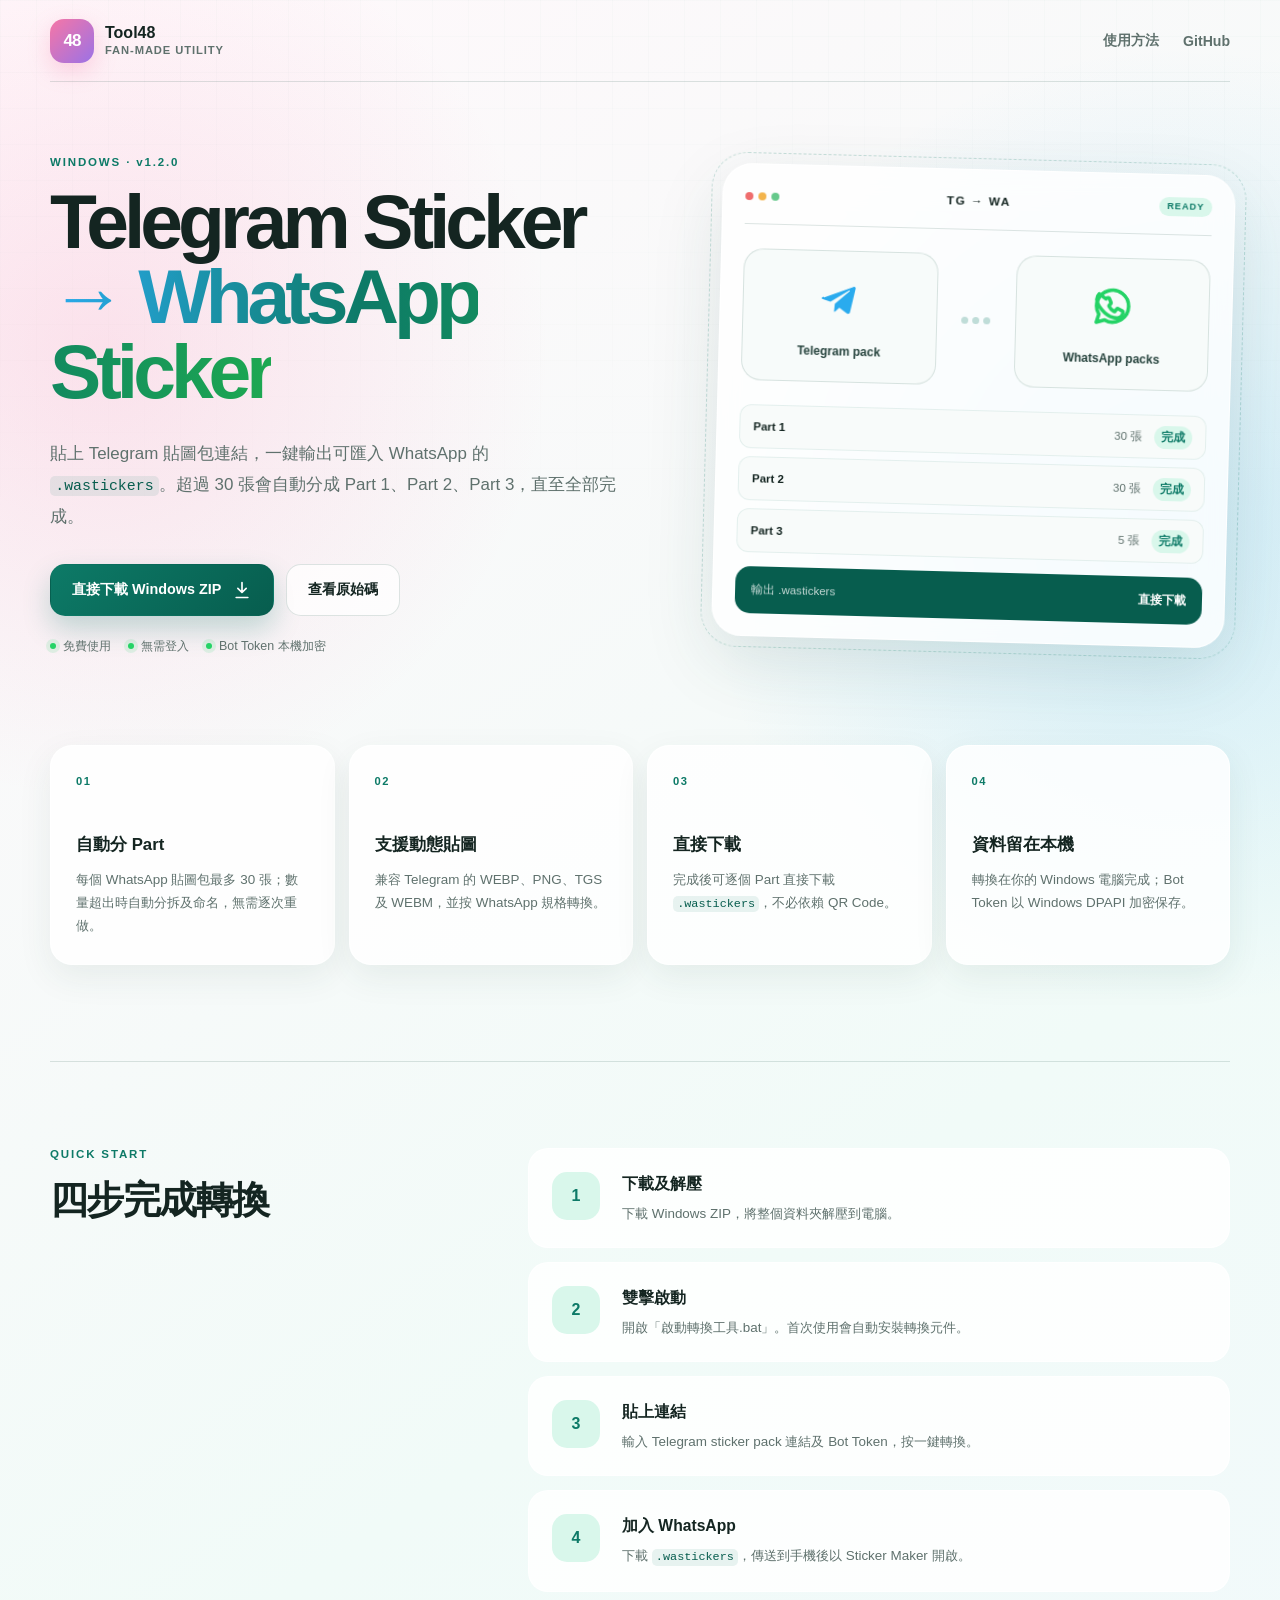
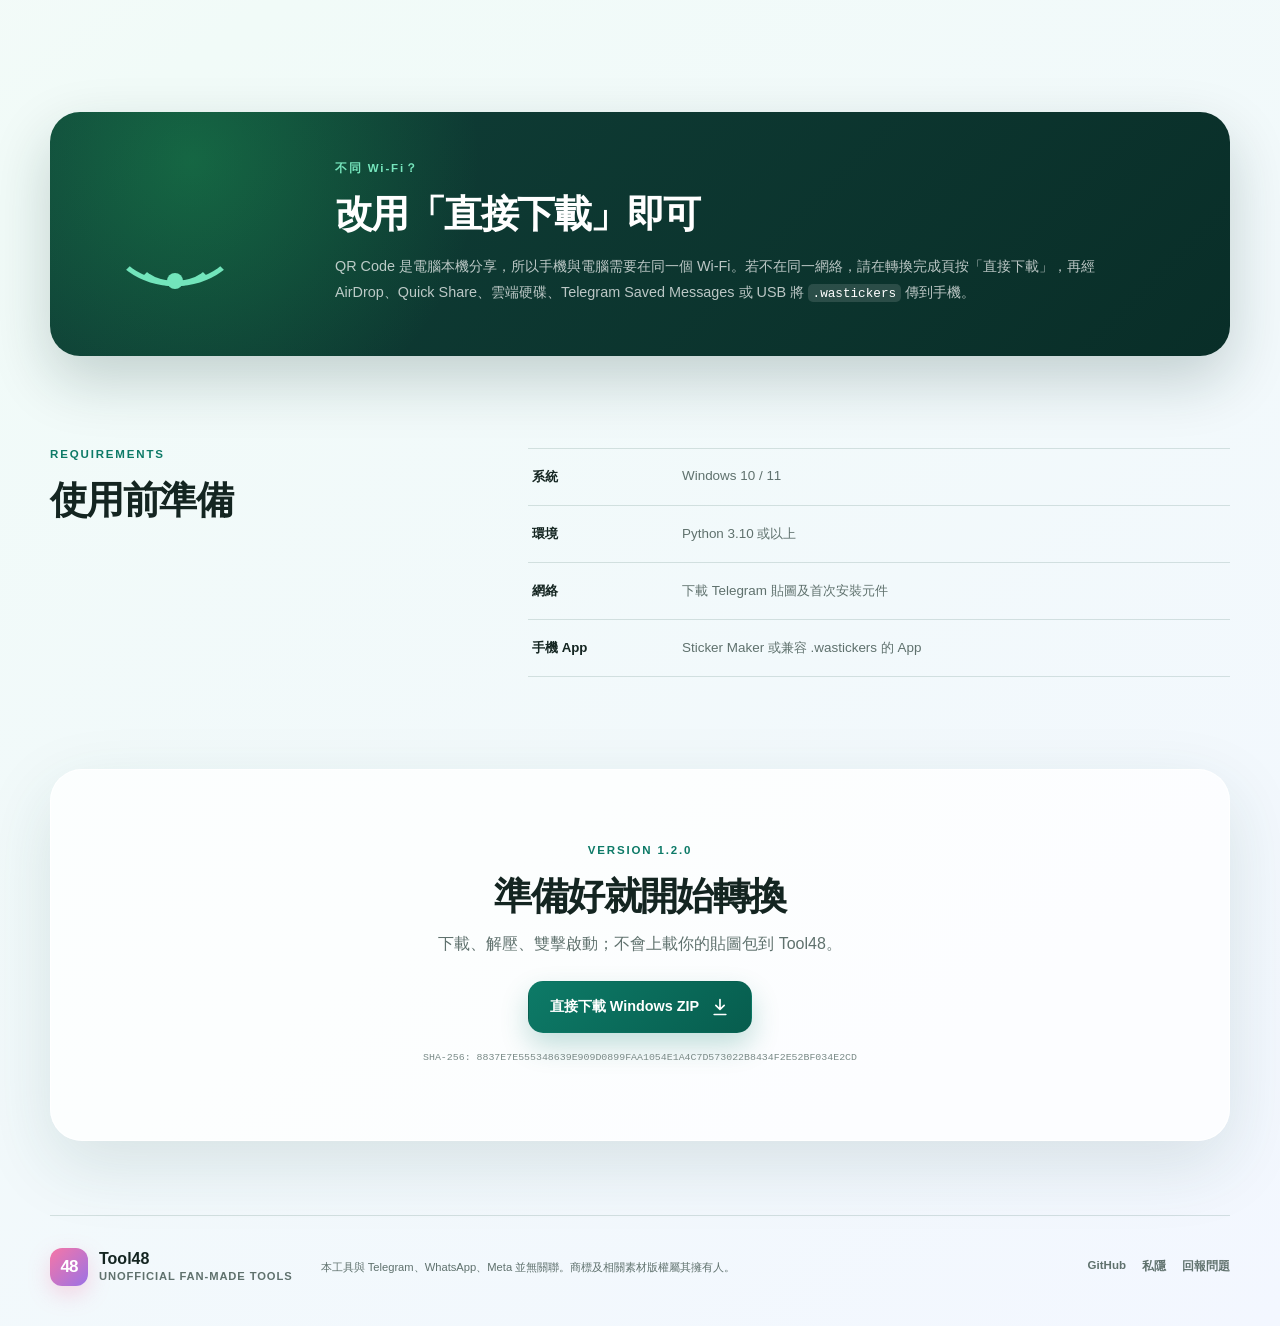
<file: telegram-sticker-to-whatsapp/index.html>
<!DOCTYPE html>
<html lang="zh-HK">
<head>
    <meta charset="UTF-8">
    <meta name="viewport" content="width=device-width, initial-scale=1.0">
    <meta name="theme-color" content="#0d7a67">
    <meta name="description" content="將 Telegram sticker pack 一鍵轉換成 WhatsApp .wastickers；自動處理動態貼圖及每 30 張分 Part。">
    <meta property="og:title" content="Telegram Sticker → WhatsApp Sticker | Tool48">
    <meta property="og:description" content="Windows 一鍵轉換工具：支援 WEBP、PNG、TGS、WEBM，自動分 Part，完成後可直接下載 .wastickers。">
    <meta property="og:type" content="website">
    <meta property="og:url" content="https://tool48.com/telegram-sticker-to-whatsapp/">
    <meta property="og:image" content="https://tool48.com/assets/img/og-image.png">
    <meta name="twitter:card" content="summary_large_image">
    <link rel="canonical" href="https://tool48.com/telegram-sticker-to-whatsapp/">
    <link rel="icon" href="../assets/img/favicon.svg" type="image/svg+xml">
    <link rel="stylesheet" href="style.css?v=20260727a">
    <script src="https://tool48.com/assets/js/tool48-metrics.js?v=20260727a" defer></script>
    <title>Telegram Sticker → WhatsApp Sticker | Tool48</title>
</head>
<body>
    <a class="skip-link" href="#main">跳至主要內容</a>

    <header class="site-header">
        <a class="brand" href="../" aria-label="返回 Tool48">
            <span class="brand-mark">48</span>
            <span>
                <strong>Tool48</strong>
                <small>Fan-made utility</small>
            </span>
        </a>
        <nav aria-label="頁面連結">
            <a href="#steps">使用方法</a>
            <a href="https://github.com/gomensensei/telegram-sticker-to-whatsapp" target="_blank" rel="noopener">GitHub</a>
        </nav>
    </header>

    <main id="main">
        <section class="hero">
            <div class="hero-copy">
                <p class="eyebrow">WINDOWS · v1.2.0</p>
                <h1>Telegram Sticker<br><span>→ WhatsApp Sticker</span></h1>
                <p class="hero-lead">貼上 Telegram 貼圖包連結，一鍵輸出可匯入 WhatsApp 的 <code>.wastickers</code>。超過 30 張會自動分成 Part 1、Part 2、Part 3，直至全部完成。</p>

                <div class="hero-actions">
                    <a class="button button-primary" href="https://github.com/gomensensei/telegram-sticker-to-whatsapp/releases/latest/download/Telegram-Sticker-to-WhatsApp-v1.2.0.zip">
                        <span>直接下載 Windows ZIP</span>
                        <svg viewBox="0 0 24 24" aria-hidden="true">
                            <path d="M12 3v12m0 0 5-5m-5 5-5-5M5 21h14"></path>
                        </svg>
                    </a>
                    <a class="button button-secondary" href="https://github.com/gomensensei/telegram-sticker-to-whatsapp" target="_blank" rel="noopener">查看原始碼</a>
                </div>

                <ul class="hero-facts" aria-label="主要功能">
                    <li>免費使用</li>
                    <li>無需登入</li>
                    <li>Bot Token 本機加密</li>
                </ul>
            </div>

            <div class="converter-preview" aria-label="轉換流程示意">
                <div class="preview-top">
                    <span class="window-dots" aria-hidden="true"><i></i><i></i><i></i></span>
                    <strong>TG → WA</strong>
                    <span class="ready-pill">READY</span>
                </div>
                <div class="route">
                    <div class="app-node telegram-node">
                        <svg viewBox="0 0 24 24" aria-hidden="true">
                            <path d="m4 11.3 14.7-5.7c.7-.3 1.3.2 1.1.9l-2.5 11.8c-.2.8-.9 1-1.6.6l-3.8-2.8-1.8 1.8c-.2.2-.4.4-.8.4l.3-4 7.3-6.6c.3-.3-.1-.4-.5-.2l-9 5.7-3.9-1.2c-.8-.3-.8-.8.5-1.3Z"></path>
                        </svg>
                        <span>Telegram pack</span>
                    </div>
                    <div class="route-arrow" aria-hidden="true">
                        <span></span><span></span><span></span>
                    </div>
                    <div class="app-node whatsapp-node">
                        <svg viewBox="0 0 24 24" aria-hidden="true">
                            <path d="M20 11.8a8 8 0 0 1-11.8 7L4 20l1.2-4A8 8 0 1 1 20 11.8Z"></path>
                            <path d="M8.5 8.2c.3-.6.6-.6 1-.6h.3c.2 0 .4.1.5.5l.8 1.8c.1.3.1.5-.1.7l-.6.7c-.2.2-.3.4-.1.7.5 1 1.3 1.8 2.3 2.3.3.2.5.2.7-.1l.8-1c.2-.3.4-.3.7-.2l1.8.9c.3.2.5.2.5.4.1.2.1 1-.2 1.8-.3.8-1.5 1.5-2.2 1.6-.6 0-1.4.2-3.9-.8-3.2-1.4-5.3-4.7-5.5-4.9-.1-.2-1.3-1.8-1.3-3.4 0-1.6.8-2.4 1.2-2.8Z"></path>
                        </svg>
                        <span>WhatsApp packs</span>
                    </div>
                </div>
                <div class="pack-list">
                    <div><b>Part 1</b><span>30 張</span><i>完成</i></div>
                    <div><b>Part 2</b><span>30 張</span><i>完成</i></div>
                    <div><b>Part 3</b><span>5 張</span><i>完成</i></div>
                </div>
                <div class="preview-action">
                    <span>輸出 .wastickers</span>
                    <strong>直接下載</strong>
                </div>
            </div>
        </section>

        <section class="feature-grid" aria-label="功能">
            <article>
                <span class="feature-number">01</span>
                <h2>自動分 Part</h2>
                <p>每個 WhatsApp 貼圖包最多 30 張；數量超出時自動分拆及命名，無需逐次重做。</p>
            </article>
            <article>
                <span class="feature-number">02</span>
                <h2>支援動態貼圖</h2>
                <p>兼容 Telegram 的 WEBP、PNG、TGS 及 WEBM，並按 WhatsApp 規格轉換。</p>
            </article>
            <article>
                <span class="feature-number">03</span>
                <h2>直接下載</h2>
                <p>完成後可逐個 Part 直接下載 <code>.wastickers</code>，不必依賴 QR Code。</p>
            </article>
            <article>
                <span class="feature-number">04</span>
                <h2>資料留在本機</h2>
                <p>轉換在你的 Windows 電腦完成；Bot Token 以 Windows DPAPI 加密保存。</p>
            </article>
        </section>

        <section class="steps-section" id="steps">
            <div class="section-heading">
                <p class="eyebrow">QUICK START</p>
                <h2>四步完成轉換</h2>
            </div>
            <ol class="steps">
                <li>
                    <b>1</b>
                    <div>
                        <h3>下載及解壓</h3>
                        <p>下載 Windows ZIP，將整個資料夾解壓到電腦。</p>
                    </div>
                </li>
                <li>
                    <b>2</b>
                    <div>
                        <h3>雙擊啟動</h3>
                        <p>開啟「啟動轉換工具.bat」。首次使用會自動安裝轉換元件。</p>
                    </div>
                </li>
                <li>
                    <b>3</b>
                    <div>
                        <h3>貼上連結</h3>
                        <p>輸入 Telegram sticker pack 連結及 Bot Token，按一鍵轉換。</p>
                    </div>
                </li>
                <li>
                    <b>4</b>
                    <div>
                        <h3>加入 WhatsApp</h3>
                        <p>下載 <code>.wastickers</code>，傳送到手機後以 Sticker Maker 開啟。</p>
                    </div>
                </li>
            </ol>
        </section>

        <section class="network-note">
            <div class="network-icon" aria-hidden="true">
                <span></span><span></span><i></i>
            </div>
            <div>
                <p class="eyebrow">不同 Wi-Fi？</p>
                <h2>改用「直接下載」即可</h2>
                <p>QR Code 是電腦本機分享，所以手機與電腦需要在同一個 Wi-Fi。若不在同一網絡，請在轉換完成頁按「直接下載」，再經 AirDrop、Quick Share、雲端硬碟、Telegram Saved Messages 或 USB 將 <code>.wastickers</code> 傳到手機。</p>
            </div>
        </section>

        <section class="requirements">
            <div>
                <p class="eyebrow">REQUIREMENTS</p>
                <h2>使用前準備</h2>
            </div>
            <ul>
                <li><strong>系統</strong><span>Windows 10 / 11</span></li>
                <li><strong>環境</strong><span>Python 3.10 或以上</span></li>
                <li><strong>網絡</strong><span>下載 Telegram 貼圖及首次安裝元件</span></li>
                <li><strong>手機 App</strong><span>Sticker Maker 或兼容 .wastickers 的 App</span></li>
            </ul>
        </section>

        <section class="final-cta">
            <p class="eyebrow">VERSION 1.2.0</p>
            <h2>準備好就開始轉換</h2>
            <p>下載、解壓、雙擊啟動；不會上載你的貼圖包到 Tool48。</p>
            <a class="button button-primary" href="https://github.com/gomensensei/telegram-sticker-to-whatsapp/releases/latest/download/Telegram-Sticker-to-WhatsApp-v1.2.0.zip">
                <span>直接下載 Windows ZIP</span>
                <svg viewBox="0 0 24 24" aria-hidden="true"><path d="M12 3v12m0 0 5-5m-5 5-5-5M5 21h14"></path></svg>
            </a>
            <small>SHA-256: 8837E7E555348639E909D0899FAA1054E1A4C7D573022B8434F2E52BF034E2CD</small>
        </section>
    </main>

    <footer>
        <a class="brand footer-brand" href="../">
            <span class="brand-mark">48</span>
            <span><strong>Tool48</strong><small>Unofficial fan-made tools</small></span>
        </a>
        <p>本工具與 Telegram、WhatsApp、Meta 並無關聯。商標及相關素材版權屬其擁有人。</p>
        <div>
            <a href="https://github.com/gomensensei/telegram-sticker-to-whatsapp" target="_blank" rel="noopener">GitHub</a>
            <a href="../privacy.html">私隱</a>
            <a href="https://x.com/sorrysir_gomen" target="_blank" rel="noopener">回報問題</a>
        </div>
    </footer>
</body>
</html>
</file>
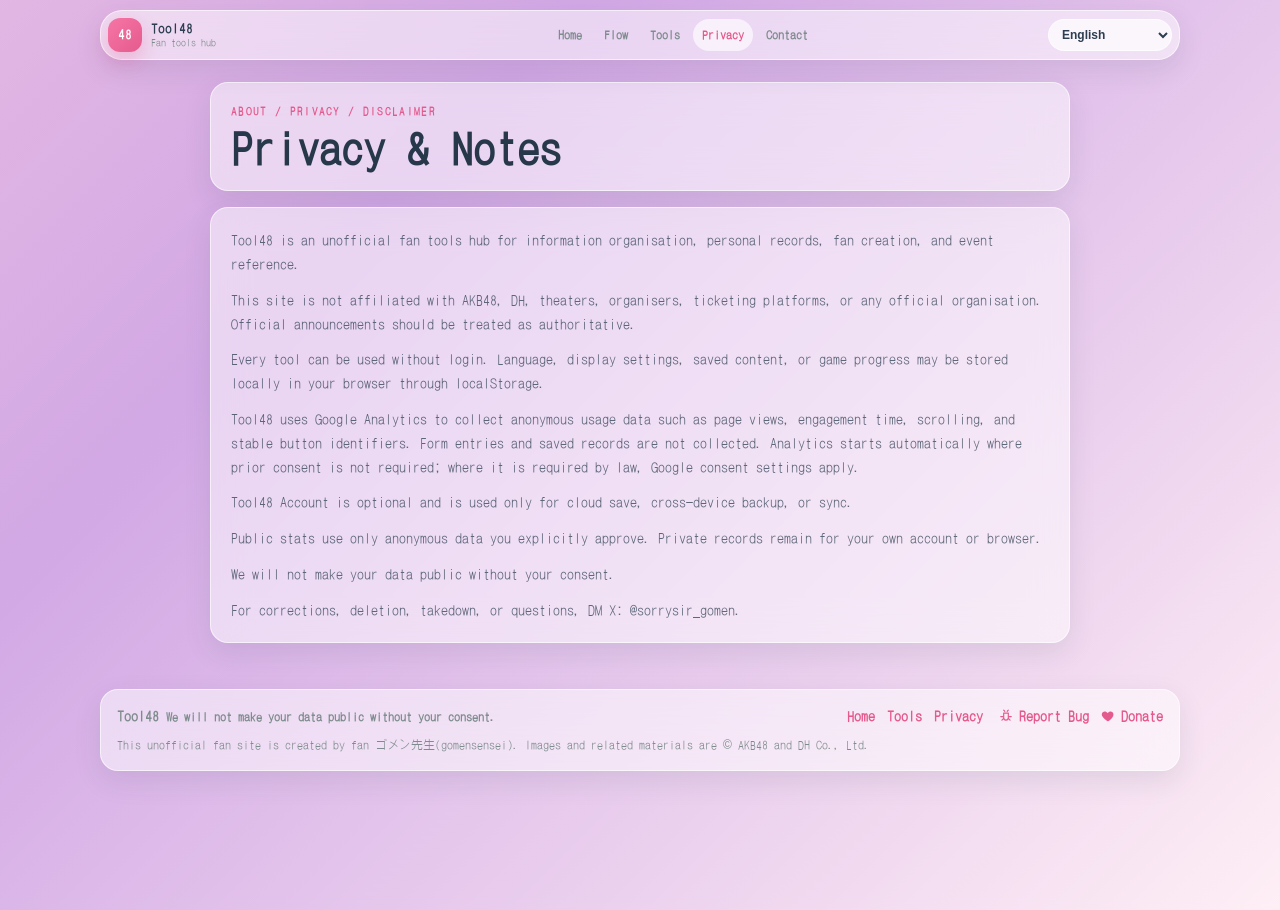
<file: about.html>
<!DOCTYPE html>
<html lang="zh-HK">
<head>
    <meta charset="UTF-8">
    <meta name="viewport" content="width=device-width, initial-scale=1.0">
    <meta name="google-adsense-account" content="ca-pub-5661724500759448">
    <script async src="https://pagead2.googlesyndication.com/pagead/js/adsbygoogle.js?client=ca-pub-5661724500759448"
         crossorigin="anonymous"></script>
    <script src="https://tool48.com/assets/js/tool48-metrics.js?v=20260727a" defer></script>
    <title>Privacy & Notes | Tool48</title>
    <meta name="robots" content="noindex">
    <meta http-equiv="refresh" content="0; url=privacy.html">
    <link rel="canonical" href="privacy.html">
</head>
<body>
    <p>About, disclaimer, and privacy notes have moved to <a href="privacy.html">Privacy & Notes</a>.</p>
</body>
</html>
</file>
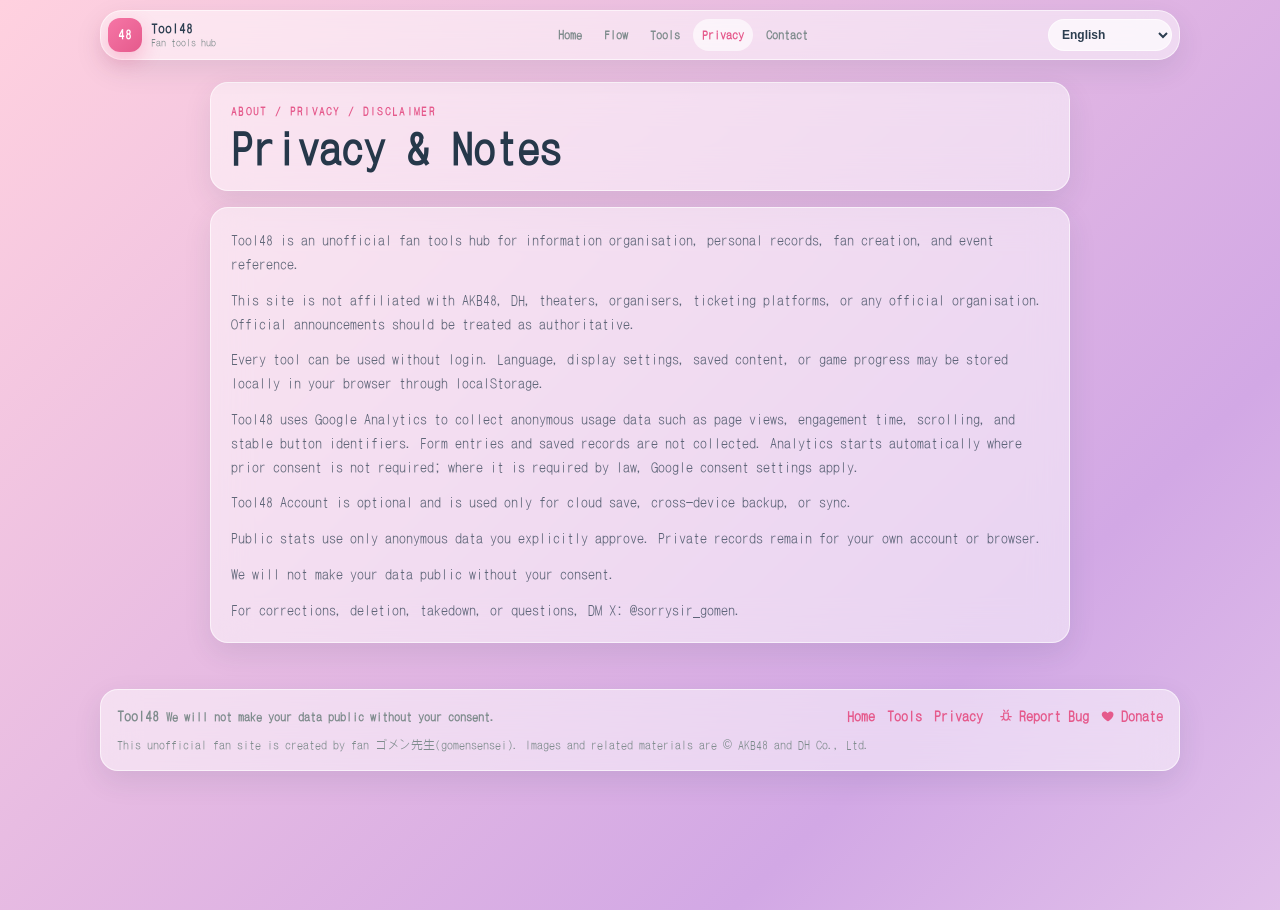
<file: privacy.html>
<!DOCTYPE html>
<html lang="zh-HK" data-page="privacy">
<head>
    <meta charset="UTF-8">
    <meta name="viewport" content="width=device-width, initial-scale=1.0">
    <title data-title>Tool48</title>
    <meta name="description" content="Tool48 privacy: all tools work without login, and Tool48 Account cloud save is optional." data-meta-description>
    <meta name="theme-color" content="#FF4081">
    <meta name="google-adsense-account" content="ca-pub-5661724500759448">
    <script async src="https://pagead2.googlesyndication.com/pagead/js/adsbygoogle.js?client=ca-pub-5661724500759448"
         crossorigin="anonymous"></script>
    <script src="https://tool48.com/assets/js/tool48-metrics.js?v=20260727a" defer></script>
    <meta property="og:title" content="Tool48">
    <meta property="og:description" content="Tool48 privacy: no login required; optional cloud save and anonymous public stats only by choice.">
    <meta property="og:type" content="website">
    <meta property="og:url" content="https://gomensensei.github.io/privacy.html">
    <meta property="og:image" content="https://gomensensei.github.io/assets/img/og-image.png">
    <meta name="twitter:card" content="summary_large_image">
    <meta name="twitter:title" content="Tool48">
    <meta name="twitter:description" content="Tool48 privacy: no login required; optional cloud save and anonymous public stats only by choice.">
    <meta name="twitter:image" content="https://gomensensei.github.io/assets/img/og-image.png">
    <link rel="icon" href="assets/img/favicon.svg" type="image/svg+xml">
    <link rel="stylesheet" href="assets/css/core.css?v=20260703d">
    <link rel="stylesheet" href="assets/css/app.css?v=20260703d">
    <link rel="stylesheet" href="tool48-install.css?v=20260706-security">
</head>
<body class="native-feel">
    <a href="#main" class="skip-link">Skip to content</a>

<header class="top-shell">
    <a class="brand-lockup" href="index.html" aria-label="Tool48">
        <span class="brand-mark">48</span>
        <span class="brand-text">
            <strong data-i18n="siteName">Tool48</strong>
            <small data-i18n="tagline">粉絲工具入口</small>
        </span>
    </a>
    <button class="nav-toggle" type="button" aria-label="Open navigation" aria-expanded="false" aria-controls="siteNav">
        <span></span><span></span><span></span>
    </button>
    <nav id="siteNav" class="site-nav" aria-label="Primary navigation">
        <a href="index.html" data-nav="home" data-i18n="nav.home">首頁</a>
        <a href="index.html#timeline" data-i18n="nav.timeline">使用流程</a>
        <a href="index.html#tools" data-i18n="nav.tools">工具</a>
        <a href="privacy.html" data-nav="privacy" data-i18n="nav.privacy">私隱與說明</a>
        <a href="index.html#contact" data-i18n="nav.contact">聯絡</a>
    </nav>
    <label class="lang-wrap">
        <span class="sr-only" data-i18n="common.language">語言</span>
        <select id="langSelect" aria-label="Language">
            <option value="zh-HK">繁體中文</option>
            <option value="zh-Hans">簡體中文</option>
            <option value="en">English</option>
            <option value="ja">日本語</option>
            <option value="ko">한국어</option>
            <option value="th">ไทย</option>
            <option value="id">Indonesia</option>
        </select>
    </label>
</header>

<main id="main" class="page-shell narrow">
    <section class="page-title">
        <p class="eyebrow" data-i18n="privacy.eyebrow">關於 / 私隱 / 免責</p>
        <h1 data-page-title>私隱與說明</h1>
    </section>
    <section class="content-panel body-copy" data-body-list></section>
</main>

<footer class="footer-shell">
    <div class="footer-copy">
        <strong data-i18n="siteName">Tool48</strong>
        <p class="privacy-promise" data-i18n="common.privacyPromise">未經你同意，不會公開你的資料。</p>
    </div>
    <div class="footer-links footer-nav">
        <a href="index.html" data-i18n="nav.home">首頁</a>
        <a href="index.html#tools" data-i18n="nav.tools">工具</a>
        <a href="privacy.html" data-i18n="nav.privacy">私隱與說明</a>
    </div>
    <div class="footer-links footer-actions">
        <a href="https://x.com/sorrysir_gomen" target="_blank" rel="noopener">
            <span class="footer-link-icon footer-link-icon-bug" aria-hidden="true"></span>
            <span data-i18n="common.reportBug">回報錯誤</span>
        </a>
        <a href="https://www.paypal.com/paypalme/gomensensei" target="_blank" rel="noopener">
            <span class="footer-link-icon footer-link-icon-heart" aria-hidden="true"></span>
            <span data-i18n="common.donate">捐款支持</span>
        </a>
    </div>
    <p class="copyright" data-i18n="common.copyright">本非官方粉絲網站由粉絲 ゴメン先生(gomensensei) 製作。圖片及相關素材版權屬於 AKB48 與 DH Co., Ltd.</p>
</footer>

    <script src="assets/js/core.js?v=20260703d" defer></script>
    <script src="assets/js/app.js?v=20260703d" defer></script>
    <script src="tool48-install.js?v=20260706-security" defer></script>
</body>
</html>
</file>
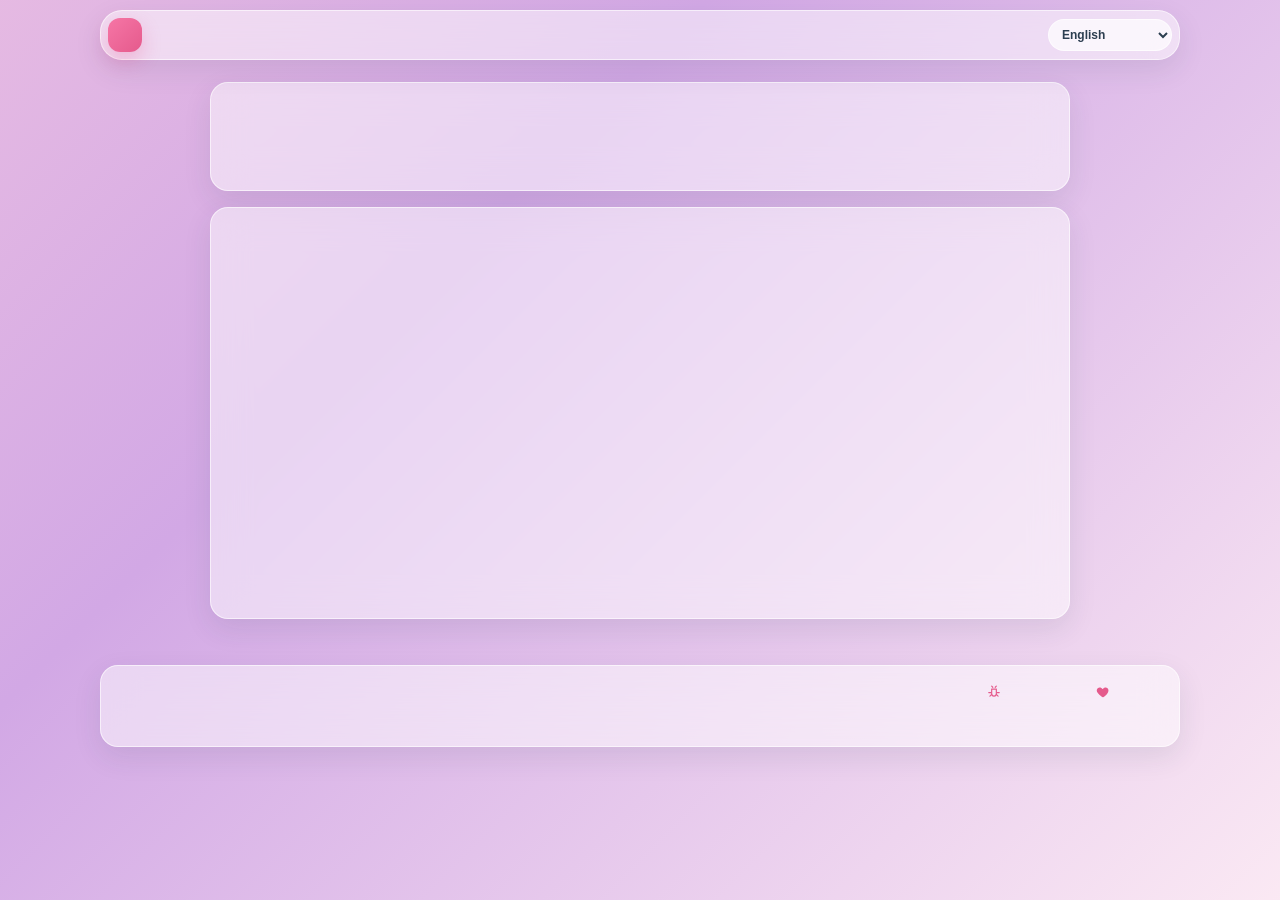
<file: terms.html>
<!DOCTYPE html>
<html lang="zh-HK">
<head>
    <meta charset="UTF-8">
    <meta name="viewport" content="width=device-width, initial-scale=1.0">
    <meta name="google-adsense-account" content="ca-pub-5661724500759448">
    <script async src="https://pagead2.googlesyndication.com/pagead/js/adsbygoogle.js?client=ca-pub-5661724500759448"
         crossorigin="anonymous"></script>
    <script src="https://tool48.com/assets/js/tool48-metrics.js?v=20260727a" defer></script>
    <title>Privacy & Notes | Tool48</title>
    <meta name="robots" content="noindex">
    <meta http-equiv="refresh" content="0; url=privacy.html">
    <link rel="canonical" href="privacy.html">
</head>
<body>
    <p>Terms are now covered in <a href="privacy.html">Privacy & Notes</a>.</p>
</body>
</html>
</file>
<file: telegram-sticker-to-whatsapp/style.css>
@font-face {
    font-family: "KozGoPr6N";
    src: url("../assets/fonts/KozGoPr6N-Medium.woff2") format("woff2");
    font-display: swap;
}

:root {
    --ink: #142521;
    --muted: #5f716d;
    --line: rgba(20, 72, 62, 0.14);
    --surface: rgba(255, 255, 255, 0.82);
    --surface-strong: #ffffff;
    --green: #0d7a67;
    --green-dark: #075d4e;
    --mint: #d9f7eb;
    --telegram: #2aabee;
    --whatsapp: #25d366;
    --pink: #f676a6;
    --shadow: 0 24px 70px rgba(31, 75, 67, 0.13);
}

* {
    box-sizing: border-box;
}

html {
    scroll-behavior: smooth;
}

body {
    margin: 0;
    min-width: 320px;
    color: var(--ink);
    font-family: "KozGoPr6N", "Noto Sans TC", "Microsoft JhengHei", sans-serif;
    background:
        radial-gradient(circle at 8% 12%, rgba(246, 118, 166, 0.18), transparent 28rem),
        radial-gradient(circle at 92% 18%, rgba(42, 171, 238, 0.18), transparent 30rem),
        linear-gradient(145deg, #fff8fb 0%, #f1fbf8 47%, #f3f7ff 100%);
    min-height: 100vh;
}

body::before {
    position: fixed;
    inset: 0;
    z-index: -1;
    content: "";
    opacity: 0.32;
    background-image: linear-gradient(rgba(13, 122, 103, 0.06) 1px, transparent 1px), linear-gradient(90deg, rgba(13, 122, 103, 0.06) 1px, transparent 1px);
    background-size: 36px 36px;
    mask-image: linear-gradient(to bottom, black, transparent 72%);
}

a {
    color: inherit;
}

.skip-link {
    position: fixed;
    top: 10px;
    left: 10px;
    z-index: 20;
    padding: 10px 14px;
    color: white;
    background: var(--green-dark);
    border-radius: 10px;
    transform: translateY(-150%);
}

.skip-link:focus {
    transform: translateY(0);
}

.site-header,
main,
footer {
    width: min(1180px, calc(100% - 40px));
    margin-inline: auto;
}

.site-header {
    display: flex;
    align-items: center;
    justify-content: space-between;
    min-height: 82px;
    border-bottom: 1px solid var(--line);
}

.brand {
    display: inline-flex;
    align-items: center;
    gap: 11px;
    text-decoration: none;
}

.brand-mark {
    display: grid;
    place-items: center;
    width: 44px;
    height: 44px;
    color: white;
    font: 900 17px/1 Arial, sans-serif;
    letter-spacing: -1px;
    background: linear-gradient(135deg, var(--pink), #9b72e6);
    border-radius: 14px;
    box-shadow: 0 8px 22px rgba(246, 118, 166, 0.28);
}

.brand strong,
.brand small {
    display: block;
}

.brand strong {
    font-size: 1rem;
}

.brand small {
    margin-top: 2px;
    color: var(--muted);
    font: 600 0.7rem/1.2 Arial, sans-serif;
    letter-spacing: 0.08em;
    text-transform: uppercase;
}

.site-header nav {
    display: flex;
    align-items: center;
    gap: 24px;
}

.site-header nav a {
    color: var(--muted);
    font-size: 0.88rem;
    font-weight: 700;
    text-decoration: none;
}

.site-header nav a:hover {
    color: var(--green);
}

.hero {
    display: grid;
    grid-template-columns: minmax(0, 1.05fr) minmax(380px, 0.95fr);
    align-items: center;
    gap: clamp(48px, 8vw, 100px);
    min-height: 650px;
    padding: 74px 0 90px;
}

.eyebrow {
    margin: 0 0 14px;
    color: var(--green);
    font: 900 0.72rem/1.2 Arial, sans-serif;
    letter-spacing: 0.16em;
}

.hero h1 {
    max-width: 760px;
    margin: 0;
    font: 900 clamp(2.75rem, 6vw, 5rem)/0.98 Arial, "KozGoPr6N", sans-serif;
    letter-spacing: -0.065em;
}

.hero h1 span {
    color: transparent;
    background: linear-gradient(92deg, var(--telegram), var(--green) 48%, #1da851);
    background-clip: text;
    -webkit-background-clip: text;
}

.hero-lead {
    max-width: 680px;
    margin: 28px 0 0;
    color: var(--muted);
    font-size: 1.06rem;
    line-height: 1.85;
}

code {
    padding: 0.12em 0.35em;
    color: var(--green-dark);
    font-family: Consolas, monospace;
    font-size: 0.88em;
    background: rgba(13, 122, 103, 0.09);
    border-radius: 5px;
}

.hero-actions {
    display: flex;
    flex-wrap: wrap;
    gap: 12px;
    margin-top: 32px;
}

.button {
    display: inline-flex;
    align-items: center;
    justify-content: center;
    gap: 11px;
    min-height: 52px;
    padding: 0 21px;
    font-size: 0.9rem;
    font-weight: 900;
    text-decoration: none;
    border: 1px solid transparent;
    border-radius: 15px;
    transition: transform 180ms ease, box-shadow 180ms ease, background 180ms ease;
}

.button:hover {
    transform: translateY(-2px);
}

.button svg {
    width: 20px;
    height: 20px;
    fill: none;
    stroke: currentColor;
    stroke-width: 2;
    stroke-linecap: round;
    stroke-linejoin: round;
}

.button-primary {
    color: white;
    background: linear-gradient(135deg, var(--green), var(--green-dark));
    box-shadow: 0 13px 28px rgba(13, 122, 103, 0.24);
}

.button-primary:hover {
    box-shadow: 0 17px 35px rgba(13, 122, 103, 0.3);
}

.button-secondary {
    color: var(--ink);
    background: rgba(255, 255, 255, 0.72);
    border-color: var(--line);
}

.hero-facts {
    display: flex;
    flex-wrap: wrap;
    gap: 17px;
    margin: 22px 0 0;
    padding: 0;
    color: var(--muted);
    font-size: 0.78rem;
    list-style: none;
}

.hero-facts li {
    display: flex;
    align-items: center;
    gap: 7px;
}

.hero-facts li::before {
    width: 6px;
    height: 6px;
    content: "";
    background: var(--whatsapp);
    border-radius: 50%;
    box-shadow: 0 0 0 4px rgba(37, 211, 102, 0.12);
}

.converter-preview {
    position: relative;
    padding: 22px;
    background: rgba(255, 255, 255, 0.78);
    border: 1px solid rgba(255, 255, 255, 0.9);
    border-radius: 30px;
    box-shadow: var(--shadow);
    backdrop-filter: blur(20px);
    transform: rotate(1.5deg);
}

.converter-preview::before {
    position: absolute;
    inset: -12px;
    z-index: -1;
    content: "";
    border: 1px dashed rgba(13, 122, 103, 0.22);
    border-radius: 36px;
}

.preview-top {
    display: grid;
    grid-template-columns: 1fr auto 1fr;
    align-items: center;
    padding-bottom: 18px;
    border-bottom: 1px solid var(--line);
}

.preview-top > strong {
    font: 900 0.74rem/1 Arial, sans-serif;
    letter-spacing: 0.12em;
}

.window-dots {
    display: flex;
    gap: 5px;
}

.window-dots i {
    width: 8px;
    height: 8px;
    background: #f3b44c;
    border-radius: 50%;
}

.window-dots i:first-child {
    background: #ef6d6d;
}

.window-dots i:last-child {
    background: #66c98b;
}

.ready-pill {
    justify-self: end;
    padding: 5px 8px;
    color: var(--green);
    font: 900 0.58rem/1 Arial, sans-serif;
    letter-spacing: 0.1em;
    background: var(--mint);
    border-radius: 999px;
}

.route {
    display: grid;
    grid-template-columns: 1fr 58px 1fr;
    align-items: center;
    gap: 10px;
    margin: 24px 0;
}

.app-node {
    display: grid;
    place-items: center;
    gap: 10px;
    min-height: 132px;
    padding: 18px 12px;
    color: #25423c;
    font-size: 0.75rem;
    font-weight: 800;
    text-align: center;
    background: #f7fbfa;
    border: 1px solid var(--line);
    border-radius: 20px;
}

.app-node svg {
    width: 48px;
    height: 48px;
}

.telegram-node svg {
    fill: var(--telegram);
}

.whatsapp-node svg {
    fill: none;
    stroke: var(--whatsapp);
    stroke-width: 1.8;
    stroke-linecap: round;
    stroke-linejoin: round;
}

.route-arrow {
    display: flex;
    justify-content: center;
    gap: 4px;
}

.route-arrow span {
    width: 7px;
    height: 7px;
    background: var(--green);
    border-radius: 50%;
    opacity: 0.25;
    animation: route-pulse 1.2s ease-in-out infinite;
}

.route-arrow span:nth-child(2) {
    animation-delay: 150ms;
}

.route-arrow span:nth-child(3) {
    animation-delay: 300ms;
}

@keyframes route-pulse {
    50% {
        opacity: 1;
        transform: translateY(-3px);
    }
}

.pack-list {
    display: grid;
    gap: 8px;
}

.pack-list > div {
    display: grid;
    grid-template-columns: 1fr auto auto;
    align-items: center;
    gap: 12px;
    min-height: 44px;
    padding: 0 13px;
    font-size: 0.72rem;
    background: #f8fbfa;
    border: 1px solid rgba(13, 122, 103, 0.09);
    border-radius: 12px;
}

.pack-list span {
    color: var(--muted);
}

.pack-list i {
    padding: 4px 7px;
    color: var(--green);
    font-style: normal;
    font-weight: 900;
    background: var(--mint);
    border-radius: 999px;
}

.preview-action {
    display: flex;
    align-items: center;
    justify-content: space-between;
    gap: 12px;
    margin-top: 14px;
    padding: 15px 16px;
    color: white;
    background: var(--green-dark);
    border-radius: 15px;
}

.preview-action span {
    font-size: 0.72rem;
    opacity: 0.76;
}

.preview-action strong {
    font-size: 0.78rem;
}

.feature-grid {
    display: grid;
    grid-template-columns: repeat(4, 1fr);
    gap: 14px;
    padding-bottom: 96px;
}

.feature-grid article {
    min-height: 220px;
    padding: 25px;
    background: var(--surface);
    border: 1px solid rgba(255, 255, 255, 0.86);
    border-radius: 22px;
    box-shadow: 0 12px 34px rgba(36, 75, 68, 0.08);
}

.feature-number {
    color: var(--green);
    font: 900 0.7rem/1 Arial, sans-serif;
    letter-spacing: 0.14em;
}

.feature-grid h2 {
    margin: 45px 0 12px;
    font-size: 1.05rem;
}

.feature-grid p {
    margin: 0;
    color: var(--muted);
    font-size: 0.84rem;
    line-height: 1.72;
}

.steps-section {
    display: grid;
    grid-template-columns: 0.7fr 1.3fr;
    gap: clamp(45px, 8vw, 100px);
    padding: 86px 0;
    border-top: 1px solid var(--line);
}

.section-heading h2,
.network-note h2,
.requirements h2,
.final-cta h2 {
    margin: 0;
    font-size: clamp(1.75rem, 3vw, 2.7rem);
    line-height: 1.18;
    letter-spacing: -0.04em;
}

.steps {
    display: grid;
    gap: 14px;
    margin: 0;
    padding: 0;
    list-style: none;
}

.steps li {
    display: grid;
    grid-template-columns: 52px 1fr;
    gap: 18px;
    padding: 23px;
    background: var(--surface);
    border: 1px solid rgba(255, 255, 255, 0.85);
    border-radius: 20px;
}

.steps li > b {
    display: grid;
    place-items: center;
    width: 48px;
    height: 48px;
    color: var(--green);
    font: 900 1rem/1 Arial, sans-serif;
    background: var(--mint);
    border-radius: 15px;
}

.steps h3 {
    margin: 2px 0 7px;
    font-size: 0.98rem;
}

.steps p {
    margin: 0;
    color: var(--muted);
    font-size: 0.84rem;
    line-height: 1.65;
}

.network-note {
    display: grid;
    grid-template-columns: 180px 1fr;
    align-items: center;
    gap: 55px;
    margin: 34px 0 92px;
    padding: 50px;
    color: white;
    background:
        radial-gradient(circle at 12% 20%, rgba(37, 211, 102, 0.28), transparent 18rem),
        linear-gradient(135deg, #103f38, #092e28);
    border-radius: 30px;
    box-shadow: 0 24px 60px rgba(4, 46, 38, 0.2);
}

.network-note .eyebrow {
    color: #76e6bd;
}

.network-note p:last-child {
    max-width: 760px;
    margin: 18px 0 0;
    color: rgba(255, 255, 255, 0.72);
    font-size: 0.9rem;
    line-height: 1.8;
}

.network-note code {
    color: white;
    background: rgba(255, 255, 255, 0.13);
}

.network-icon {
    position: relative;
    display: grid;
    place-items: end center;
    width: 150px;
    height: 120px;
}

.network-icon span {
    position: absolute;
    bottom: 8px;
    width: 130px;
    height: 95px;
    border: 5px solid #72e5bb;
    border-color: #72e5bb transparent transparent;
    border-radius: 50%;
    transform: rotate(180deg);
}

.network-icon span:nth-child(2) {
    width: 84px;
    height: 61px;
}

.network-icon i {
    width: 16px;
    height: 16px;
    margin-bottom: 5px;
    background: #72e5bb;
    border-radius: 50%;
}

.requirements {
    display: grid;
    grid-template-columns: 0.7fr 1.3fr;
    gap: clamp(45px, 8vw, 100px);
    padding: 0 0 92px;
}

.requirements ul {
    margin: 0;
    padding: 0;
    border-top: 1px solid var(--line);
    list-style: none;
}

.requirements li {
    display: grid;
    grid-template-columns: 130px 1fr;
    gap: 20px;
    padding: 19px 4px;
    border-bottom: 1px solid var(--line);
}

.requirements strong {
    font-size: 0.83rem;
}

.requirements span {
    color: var(--muted);
    font-size: 0.84rem;
}

.final-cta {
    display: flex;
    flex-direction: column;
    align-items: center;
    padding: 74px 30px;
    text-align: center;
    background: rgba(255, 255, 255, 0.72);
    border: 1px solid rgba(255, 255, 255, 0.9);
    border-radius: 32px;
    box-shadow: var(--shadow);
}

.final-cta > p:not(.eyebrow) {
    margin: 17px 0 26px;
    color: var(--muted);
}

.final-cta small {
    max-width: 100%;
    margin-top: 18px;
    color: #7a8a87;
    font: 500 0.62rem/1.5 Consolas, monospace;
    overflow-wrap: anywhere;
}

footer {
    display: grid;
    grid-template-columns: auto 1fr auto;
    align-items: center;
    gap: 28px;
    margin-top: 74px;
    padding: 32px 0 42px;
    border-top: 1px solid var(--line);
}

.footer-brand .brand-mark {
    width: 38px;
    height: 38px;
    border-radius: 12px;
}

footer p {
    margin: 0;
    color: var(--muted);
    font-size: 0.7rem;
    line-height: 1.55;
}

footer > div {
    display: flex;
    gap: 16px;
}

footer > div a {
    color: var(--muted);
    font-size: 0.72rem;
    font-weight: 800;
    text-decoration: none;
}

footer > div a:hover {
    color: var(--green);
}

@media (max-width: 900px) {
    .hero {
        grid-template-columns: 1fr;
        min-height: 0;
        padding-top: 62px;
    }

    .converter-preview {
        width: min(560px, 100%);
        margin: 0 auto;
        transform: none;
    }

    .feature-grid {
        grid-template-columns: repeat(2, 1fr);
    }

    .steps-section,
    .requirements {
        grid-template-columns: 1fr;
        gap: 34px;
    }

    footer {
        grid-template-columns: 1fr;
    }
}

@media (max-width: 620px) {
    .site-header,
    main,
    footer {
        width: min(100% - 28px, 1180px);
    }

    .site-header {
        min-height: 72px;
    }

    .site-header nav a:first-child {
        display: none;
    }

    .site-header nav {
        gap: 15px;
    }

    .hero {
        gap: 54px;
        padding: 52px 0 70px;
    }

    .hero h1 {
        font-size: clamp(2.45rem, 13vw, 3.65rem);
    }

    .hero-lead {
        font-size: 0.96rem;
    }

    .hero-actions,
    .hero-actions .button {
        width: 100%;
    }

    .converter-preview {
        padding: 16px;
        border-radius: 23px;
    }

    .route {
        grid-template-columns: 1fr 36px 1fr;
    }

    .route-arrow {
        gap: 2px;
    }

    .route-arrow span {
        width: 5px;
        height: 5px;
    }

    .app-node {
        min-height: 116px;
        padding-inline: 8px;
    }

    .app-node svg {
        width: 40px;
        height: 40px;
    }

    .pack-list > div {
        grid-template-columns: 1fr auto;
    }

    .pack-list i {
        display: none;
    }

    .feature-grid {
        grid-template-columns: 1fr;
        padding-bottom: 70px;
    }

    .feature-grid article {
        min-height: 175px;
    }

    .feature-grid h2 {
        margin-top: 28px;
    }

    .steps-section {
        padding: 68px 0;
    }

    .steps li {
        grid-template-columns: 44px 1fr;
        gap: 14px;
        padding: 18px;
    }

    .steps li > b {
        width: 42px;
        height: 42px;
        border-radius: 13px;
    }

    .network-note {
        grid-template-columns: 1fr;
        gap: 24px;
        margin-bottom: 72px;
        padding: 34px 24px;
        border-radius: 24px;
    }

    .network-icon {
        width: 110px;
        height: 85px;
        transform: scale(0.72);
        transform-origin: bottom left;
    }

    .requirements li {
        grid-template-columns: 1fr;
        gap: 5px;
    }

    .final-cta {
        padding: 55px 20px;
        border-radius: 24px;
    }

    .final-cta .button {
        width: 100%;
    }
}

@media (prefers-reduced-motion: reduce) {
    html {
        scroll-behavior: auto;
    }

    *,
    *::before,
    *::after {
        scroll-behavior: auto !important;
        animation-duration: 0.01ms !important;
        animation-iteration-count: 1 !important;
        transition-duration: 0.01ms !important;
    }
}
</file>
<file: assets/css/core.css>
@font-face { font-family: 'ITC Avant Garde Gothic Std Extra Light'; src: url('../fonts/ITC Avant Garde Gothic Std Extra Light.woff2') format('woff2'); }
@font-face { font-family: 'AR ADGothicJP'; src: url('../fonts/jadhei01m.woff2') format('woff2'); }
@font-face { font-family: 'KozGoPr6N'; src: url('../fonts/KozGoPr6N-Medium.woff2') format('woff2'); }

/* =========================================
   1. Gomensensei Core UI - Variables & Base (45度動態漸變)
   ========================================= */
:root {
    --bg-grad-1: #FFD1DF; --bg-grad-2: #92B7F0; --bg-grad-3: #FFF0F5; --bg-grad-4: #D2A8E5; --bg-grad-5: #FFD1DF;
    --primary: #F676A6; --primary-hover: #E55A8C;
    --text-main: #2C3E50; --text-sec: #7F8C8D;
}

body {
    margin: 0; padding: 0; font-family: 'KozGoPr6N', 'AR ADGothicJP', 'Noto Sans JP', sans-serif;
    background: linear-gradient(-45deg, var(--bg-grad-1), var(--bg-grad-2), var(--bg-grad-3), var(--bg-grad-4), var(--bg-grad-5));
    background-size: 300% 300%; animation: gradientBG 12s ease infinite;
    min-height: 100dvh; -webkit-tap-highlight-color: transparent;
    color: var(--text-main); overflow-x: hidden;
}
@keyframes gradientBG { 0% { background-position: 0% 50%; } 50% { background-position: 100% 50%; } 100% { background-position: 0% 50%; } }

/* =========================================
   2. 佈局神技：長期完美置中 & 極致防溢出 (Container Queries)
   ========================================= */
/* 萬用絕對置中 */
.flex-center { display: flex; justify-content: center; align-items: center; }

/* 防溢出卡片容器宣告 */
.cq-card {
    container-type: inline-size;
    width: 100%; height: 100%;
    display: flex; flex-direction: column;
}
/* 卡片內部文字使用 cqw (Container Query Width) 確保永不爆版 */
.cq-title { font-size: 11cqw; font-weight: 900; white-space: nowrap; overflow: hidden; text-overflow: ellipsis; }
.cq-padding { padding: 4cqw; }

/* =========================================
   3. 動畫特技：圖像懸浮反光與呼吸跳動
   ========================================= */
/* 呼吸跳動 (適合頭像或 Icon) */
.float-anim { animation: float 6s ease-in-out infinite; will-change: transform; }
@keyframes float { 0%, 100% { transform: translateY(0px); } 50% { transform: translateY(-6px); } }

/* 圖像/卡片懸浮反光與放大 */
.hover-glow {
    transition: transform 0.2s ease, box-shadow 0.2s ease;
}
.hover-glow:hover {
    transform: translateY(-2px);
    box-shadow: 0 10px 26px rgba(255, 64, 129, 0.16);
    z-index: 2;
}

/* =========================================
   4. Apple-Level Spatial Glassmorphism 3D (結合 Hover)
   ========================================= */
.apple-glass-3d {
    position: relative; background: rgba(255, 255, 255, 0.05);
    backdrop-filter: blur(20px); -webkit-backdrop-filter: blur(20px); border-radius: 24px;
    box-shadow: inset 1.5px 1.5px 2px rgba(255, 255, 255, 0.4), inset -1px -1px 3px rgba(0, 0, 0, 0.1), 0 8px 20px rgba(0, 0, 0, 0.1);
    transform-style: preserve-3d;
    transform: perspective(1000px) rotateX(var(--rx, 0deg)) rotateY(var(--ry, 0deg));
    transition: transform 0.12s ease-out; overflow: hidden; will-change: transform;
}
.apple-glass-3d::before {
    content: ''; position: absolute; inset: 0; border-radius: inherit; padding: 1px;
    background: linear-gradient(135deg, rgba(255,255,255,0.6) 0%, rgba(255,200,255,0.2) 25%, transparent 50%, rgba(200,255,255,0.2) 75%, rgba(255,255,255,0.2) 100%);
    -webkit-mask: linear-gradient(#fff 0 0) content-box, linear-gradient(#fff 0 0);
    -webkit-mask-composite: xor; mask-composite: exclude; pointer-events: none;
}
.apple-glass-3d::after {
    content: ''; position: absolute; inset: 0; pointer-events: none; mix-blend-mode: overlay;
    background: radial-gradient(circle 250px at var(--glare-x, 50%) var(--glare-y, 50%), rgba(255, 255, 255, 0.3), transparent 80%);
    opacity: var(--glare-op, 0); transition: opacity 0.3s ease;
}

/* =========================================
   5. UX 細節：水波紋 & 滑出收回 Bar 隱藏
   ========================================= */
.global-ripple {
    position: absolute; border-radius: 50%; transform: scale(0); z-index: 9999;
    background-color: rgba(255, 255, 255, 0.4); pointer-events: none;
    animation: ripple-anim 0.6s ease-out forwards; will-change: transform, opacity;
}
@keyframes ripple-anim { to { transform: scale(4); opacity: 0; } }

/* 滑出 Bar 漸隱專用 Class */
.drawer-hint { transition: opacity 0.3s ease, transform 0.3s ease; opacity: 1; transform: translateY(0); }
.drawer-hint.fade-out { opacity: 0; transform: translateY(20px); pointer-events: none; }

/* =========================================
   6. 網頁原生化防護罩 (Native App Shield)
   ========================================= */
/* 封鎖全網頁的反白與 iOS 長按選單，模擬原生 App 手感 */
body.native-feel {
    -webkit-user-select: none; -moz-user-select: none; -ms-user-select: none; user-select: none;
    -webkit-touch-callout: none;
}
/* 封鎖圖片拖曳鬼影 */
.native-feel img {
    -webkit-user-drag: none; -khtml-user-drag: none; -moz-user-drag: none; -o-user-drag: none;
}
/* 系統級豁免：確保輸入框可打字，指定畫布/圖片可長按儲存 */
.native-feel input, .native-feel textarea { user-select: auto; }
.allow-save { -webkit-touch-callout: default !important; pointer-events: auto; }

/* =========================================
   7. 觸控防誤觸 (Touch-Action Shield)
   ========================================= */
/* 手機端專屬：防止上下滑動頁面時誤觸水平拉桿 */
input[type="range"] {
    touch-action: pan-y;
}

/* =========================================
   8. 懸浮狀態殘留修復 (Sticky Hover Fix)
   ========================================= */
/* 只在支援真實游標的設備上啟用 Hover，避免手機端點擊後殘影 */
@media (hover: hover) and (pointer: fine) {
    .hover-glow:hover { /* 動畫屬性 */ }
}

/* =========================================
   9. 安全區域適配 (Safe Area Insets)
   ========================================= */
body {
    padding-top: env(safe-area-inset-top);
    padding-bottom: env(safe-area-inset-bottom);
}
</file>
<file: assets/css/app.css>
/* Tool48 landing page layer */

:root {
    --shell-max: 1080px;
    --glass-border: rgba(255, 255, 255, 0.6);
    --surface: rgba(255, 255, 255, 0.5);
    --surface-strong: rgba(255, 255, 255, 0.76);
    --tool48-account-bg: rgba(255, 255, 255, 0.58);
    --tool48-account-border: rgba(255, 255, 255, 0.6);
    --ink: #26384a;
    --ink-soft: rgba(38, 56, 74, 0.72);
    --accent-blue: #2f80ed;
    --accent-mint: #20b486;
    --accent-amber: #f4a51c;
    --accent-violet: #7c5cff;
}

* { box-sizing: border-box; }

html { scroll-behavior: smooth; }

a { color: inherit; }

h1,
h2,
h3,
p { margin-top: 0; }

.skip-link {
    position: absolute;
    left: -999px;
    top: 12px;
    z-index: 99999;
    padding: 10px 14px;
    border-radius: 999px;
    background: #fff;
    color: var(--primary-hover);
    font-weight: 900;
}

.skip-link:focus { left: 12px; }

.top-shell,
.notice-box,
.contact-strip,
.footer-shell,
.timeline-list li,
.info-list li,
.page-title,
.content-panel {
    border: 1px solid var(--glass-border);
    background: var(--surface);
    backdrop-filter: blur(18px);
    -webkit-backdrop-filter: blur(18px);
    box-shadow: 0 10px 28px rgba(38, 56, 74, 0.1);
}

.top-shell {
    position: sticky;
    top: max(10px, env(safe-area-inset-top));
    z-index: 50;
    width: min(var(--shell-max), calc(100% - 24px));
    margin: 10px auto 0;
    padding: 7px;
    display: grid;
    grid-template-columns: auto minmax(0, 1fr) auto;
    gap: 8px;
    align-items: center;
    border-radius: 22px;
    transform: none !important;
    transition: background 0.18s ease, box-shadow 0.18s ease;
    will-change: auto;
}

.top-shell,
.top-shell * {
    transform: none !important;
}

.top-shell:hover {
    background: rgba(255, 255, 255, 0.72);
    box-shadow: 0 10px 24px rgba(38, 56, 74, 0.12);
}

.brand-lockup {
    min-width: 210px;
    display: inline-flex;
    align-items: center;
    gap: 9px;
    text-decoration: none;
}

.brand-mark {
    width: 34px;
    height: 34px;
    display: grid;
    place-items: center;
    border-radius: 12px;
    background: linear-gradient(135deg, var(--primary), var(--primary-hover));
    color: #fff;
    font-size: 13px;
    font-weight: 1000;
    box-shadow: 0 8px 20px rgba(233, 30, 99, 0.22);
}

.brand-text strong {
    display: block;
    font-size: 13px;
    line-height: 1.15;
}

.brand-text small {
    display: block;
    max-width: 180px;
    color: var(--text-sec);
    font-size: 10px;
    line-height: 1.25;
    white-space: normal;
    text-wrap: pretty;
}

body {
    font-family: 'Noto Sans TC', 'Microsoft JhengHei', 'PingFang TC', 'Noto Sans SC', 'Microsoft YaHei', 'KozGoPr6N', 'AR ADGothicJP', 'Noto Sans JP', sans-serif;
    font-size: 14px;
    line-height: 1.48;
}

.site-nav {
    display: flex;
    justify-content: center;
    gap: 4px;
    overflow-x: auto;
    scrollbar-width: none;
}

.site-nav::-webkit-scrollbar { display: none; }

.site-nav a {
    flex-shrink: 0;
    padding: 7px 9px;
    border-radius: 999px;
    color: var(--text-sec);
    text-decoration: none;
    font-size: 12px;
    font-weight: 900;
    transition: background 0.18s ease, color 0.18s ease;
}

.site-nav a:hover,
.site-nav a[aria-current="page"] {
    background: rgba(255, 255, 255, 0.64);
    color: var(--primary-hover);
}

.lang-wrap select {
    width: 124px;
    border: 1px solid rgba(255, 255, 255, 0.62);
    border-radius: 999px;
    padding: 7px 9px;
    background: rgba(255, 255, 255, 0.7);
    color: var(--text-main);
    font-size: 12px;
    font-weight: 900;
}

.hub-actions {
    position: relative;
    display: inline-flex;
    align-items: center;
    justify-content: flex-end;
    gap: 8px;
    min-width: 0;
}

.account-shell {
    position: relative;
    min-width: 0;
}

.account-toggle {
    display: inline-flex;
    align-items: center;
    justify-content: center;
    gap: 6px;
    max-width: 170px;
    min-height: 38px;
    padding: 7px 12px;
    border: 1px solid var(--tool48-account-border);
    border-radius: 999px;
    background: var(--tool48-account-bg);
    color: var(--primary);
    box-shadow: 0 8px 22px rgba(246, 118, 166, 0.14);
    cursor: pointer;
    font: inherit;
    font-size: 12px;
    font-weight: 900;
}

.account-toggle span:last-child {
    min-width: 0;
    overflow: hidden;
    text-overflow: ellipsis;
    white-space: nowrap;
}

.account-icon {
    width: 18px;
    height: 18px;
    flex-shrink: 0;
    background: currentColor;
    -webkit-mask: url("data:image/svg+xml,%3Csvg xmlns='http://www.w3.org/2000/svg' width='24' height='24' viewBox='0 0 24 24' fill='none' stroke='black' stroke-width='2' stroke-linecap='round' stroke-linejoin='round'%3E%3Ccircle cx='12' cy='12' r='10'/%3E%3Ccircle cx='12' cy='10' r='3'/%3E%3Cpath d='M7 20.7c1.2-2.1 3-3.2 5-3.2s3.8 1.1 5 3.2'/%3E%3C/svg%3E") center / contain no-repeat;
    mask: url("data:image/svg+xml,%3Csvg xmlns='http://www.w3.org/2000/svg' width='24' height='24' viewBox='0 0 24 24' fill='none' stroke='black' stroke-width='2' stroke-linecap='round' stroke-linejoin='round'%3E%3Ccircle cx='12' cy='12' r='10'/%3E%3Ccircle cx='12' cy='10' r='3'/%3E%3Cpath d='M7 20.7c1.2-2.1 3-3.2 5-3.2s3.8 1.1 5 3.2'/%3E%3C/svg%3E") center / contain no-repeat;
}

.account-popover {
    position: absolute;
    top: calc(100% + 10px);
    right: 0;
    z-index: 260;
    width: min(360px, calc(100vw - 24px));
    max-height: calc(100dvh - 76px);
    overflow: auto;
    display: grid;
    gap: 10px;
    padding: 14px;
    border: 1px solid rgba(255, 255, 255, 0.78);
    border-radius: 18px;
    background: rgba(255, 255, 255, 0.94);
    box-shadow: 0 20px 60px rgba(27,35,48,0.18);
}

.account-popover[hidden],
.cloud-login-form[hidden],
.cloud-actions[hidden] {
    display: none !important;
}

.account-status,
.account-message {
    margin: 0;
    color: var(--ink-soft);
    font-size: 12px;
    font-weight: 800;
    line-height: 1.45;
    overflow-wrap: anywhere;
}

.cloud-login-form,
.cloud-actions {
    display: grid;
    gap: 8px;
}

.cloud-input {
    width: 100%;
    min-height: 40px;
    padding: 8px 10px;
    border: 1px solid rgba(233, 30, 99, 0.2);
    border-radius: 12px;
    background: rgba(255, 255, 255, 0.78);
    color: var(--ink);
    font: inherit;
    font-size: 13px;
    font-weight: 800;
}

.account-form-button {
    min-height: 40px;
    border: 1px solid rgba(233, 30, 99, 0.24);
    border-radius: 14px;
    background: rgba(255, 255, 255, 0.82);
    color: var(--primary-hover);
    cursor: pointer;
    font: inherit;
    font-size: 13px;
    font-weight: 1000;
}

.account-form-button.primary {
    background: linear-gradient(135deg, var(--primary), var(--primary-hover));
    color: #fff;
    box-shadow: 0 10px 22px rgba(233, 30, 99, 0.18);
}

.cloud-user-pill {
    min-width: 0;
    padding: 8px 10px;
    border-radius: 999px;
    background: rgba(233, 30, 99, 0.08);
    color: var(--primary-hover);
    font-size: 12px;
    font-weight: 1000;
    overflow: hidden;
    text-overflow: ellipsis;
    white-space: nowrap;
}

.nav-toggle {
    display: none;
    width: 38px;
    height: 38px;
    border: 1px solid var(--glass-border);
    border-radius: 12px;
    background: rgba(255, 255, 255, 0.52);
}

.nav-toggle span {
    display: block;
    width: 17px;
    height: 2px;
    margin: 4px auto;
    background: var(--primary-hover);
}

.page-shell {
    width: min(var(--shell-max), calc(100% - 28px));
    margin: 0 auto;
    padding: 22px 0 18px;
}

.page-shell.narrow { max-width: 860px; }

.hero-grid {
    display: grid;
    grid-template-columns: minmax(0, 1fr) 430px;
    gap: 20px;
    align-items: center;
    min-height: 250px;
}

.eyebrow {
    margin: 0 0 7px;
    color: var(--primary-hover);
    font-size: 11px;
    font-weight: 1000;
    letter-spacing: 0.12em;
    text-transform: uppercase;
}

h1 {
    max-width: 620px;
    margin-bottom: 8px;
    font-size: clamp(34px, 4vw, 48px);
    line-height: 1;
    letter-spacing: 0;
    color: var(--ink);
}

h2 {
    margin-bottom: 7px;
    font-size: clamp(21px, 2.5vw, 28px);
    line-height: 1.16;
    letter-spacing: 0;
    color: var(--ink);
}

.hero-kicker {
    max-width: 22rem;
    margin-bottom: 8px;
    color: var(--primary-hover);
    font-size: clamp(15px, 1.6vw, 18px);
    font-weight: 1000;
    line-height: 1.35;
    white-space: pre-line;
    text-wrap: balance;
}

.hero-lead,
.section-head p,
.notice-box p,
.body-copy p,
.contact-strip p {
    color: var(--ink-soft);
}

.hero-lead {
    max-width: 560px;
    margin-bottom: 0;
    font-size: clamp(14px, 1.45vw, 16px);
    line-height: 1.5;
    text-wrap: pretty;
}

.cta-row {
    display: flex;
    flex-wrap: wrap;
    gap: 9px;
    margin-top: 15px;
}

.hero-journey {
    display: grid;
    grid-template-columns: repeat(4, minmax(0, 1fr));
    gap: 8px;
    max-width: 700px;
    margin-top: 14px;
}

.journey-chip {
    min-width: 0;
    min-height: 42px;
    display: grid;
    grid-template-columns: auto minmax(0, 1fr);
    align-items: center;
    gap: 8px;
    padding: 8px 10px;
    border: 1px solid var(--tool48-account-border);
    border-radius: 999px;
    background: var(--tool48-account-bg);
    color: var(--ink);
    box-shadow: 0 8px 22px rgba(246, 118, 166, 0.12);
    text-align: left;
    text-decoration: none;
    cursor: pointer;
    font: inherit;
}

.journey-icon {
    width: 24px;
    height: 24px;
    display: inline-block;
    border-radius: 0;
    background: var(--primary-hover);
    -webkit-mask: var(--journey-icon) center / contain no-repeat;
    mask: var(--journey-icon) center / contain no-repeat;
}

.journey-icon-account { --journey-icon: url("data:image/svg+xml,%3Csvg xmlns='http://www.w3.org/2000/svg' viewBox='0 0 24 24' fill='black'%3E%3Cpath d='M12 12a4 4 0 1 0 0-8 4 4 0 0 0 0 8Zm-8 9a8 8 0 0 1 16 0H4Z'/%3E%3C/svg%3E"); }
.journey-icon-dashboard { --journey-icon: url("data:image/svg+xml,%3Csvg xmlns='http://www.w3.org/2000/svg' viewBox='0 0 24 24' fill='black'%3E%3Cpath d='M4 4h7v7H4V4Zm9 0h7v4h-7V4ZM4 13h7v7H4v-7Zm9-3h7v10h-7V10Z'/%3E%3C/svg%3E"); }
.journey-icon-flow { --journey-icon: url("data:image/svg+xml,%3Csvg xmlns='http://www.w3.org/2000/svg' viewBox='0 0 24 24' fill='black'%3E%3Cpath d='M5 4a3 3 0 1 1 0 6 3 3 0 0 1 0-6Zm14 10a3 3 0 1 1 0 6 3 3 0 0 1 0-6ZM8 6h6a5 5 0 0 1 5 5v1h-2v-1a3 3 0 0 0-3-3H8V6Zm8 10h-6a5 5 0 0 1-5-5v-1h2v1a3 3 0 0 0 3 3h6v2Z'/%3E%3C/svg%3E"); }
.journey-icon-tools { --journey-icon: url("data:image/svg+xml,%3Csvg xmlns='http://www.w3.org/2000/svg' viewBox='0 0 24 24' fill='black'%3E%3Cpath d='M4 5h7v6H4V5Zm9 0h7v6h-7V5ZM4 13h7v6H4v-6Zm9 0h7v6h-7v-6Z'/%3E%3C/svg%3E"); }

.journey-chip b {
    min-width: 0;
    overflow: visible;
    text-overflow: clip;
    white-space: normal;
    color: var(--primary);
    font-size: 12px;
    line-height: 1.15;
    text-wrap: balance;
}

.app-button {
    display: inline-flex;
    justify-content: center;
    align-items: center;
    min-height: 38px;
    padding: 9px 15px;
    border-radius: 999px;
    text-decoration: none;
    font-size: 13px;
    font-weight: 1000;
}

.app-button.primary {
    background: linear-gradient(135deg, var(--primary), var(--primary-hover));
    color: #fff;
    box-shadow: 0 10px 24px rgba(233, 30, 99, 0.22);
}

.app-button.secondary {
    border: 1px solid var(--glass-border);
    background: rgba(255, 255, 255, 0.6);
}

.hero-panel {
    display: grid;
    grid-template-columns: repeat(2, minmax(0, 1fr));
    gap: 8px;
}

.quick-tool {
    min-height: 66px;
    display: grid;
    grid-template-columns: 44px minmax(0, 1fr) 18px;
    gap: 8px;
    align-items: center;
    padding: 8px;
    border: 1px solid rgba(255, 255, 255, 0.64);
    border-radius: 14px;
    background: rgba(255, 255, 255, 0.58);
    color: var(--ink);
    text-decoration: none;
    box-shadow: 0 8px 18px rgba(38, 56, 74, 0.08);
    transition: background 0.18s ease, transform 0.18s ease, box-shadow 0.18s ease;
}

.quick-tool:hover {
    background: rgba(255, 255, 255, 0.84);
    box-shadow: 0 10px 22px rgba(38, 56, 74, 0.12);
    transform: translateY(-1px);
}

.quick-copy strong {
    display: block;
    color: var(--primary-hover);
    font-size: 12px;
    font-weight: 1000;
    line-height: 1.08;
}

.quick-copy small {
    display: block;
    color: var(--text-sec);
    font-size: 10px;
    font-weight: 900;
    line-height: 1.14;
    margin-top: 2px;
    white-space: normal;
    overflow-wrap: anywhere;
    text-wrap: pretty;
}

.quick-entry-icon {
    width: 18px;
    height: 18px;
    border-radius: 999px;
    border: 1.5px solid currentColor;
    color: var(--primary-hover);
    opacity: 0.86;
    position: relative;
}

.quick-entry-icon::before,
.quick-entry-icon::after {
    content: "";
    position: absolute;
    background: currentColor;
}

.quick-entry-icon::before {
    width: 7px;
    height: 1.5px;
    left: 4px;
    top: 7px;
}

.quick-entry-icon::after {
    width: 5px;
    height: 5px;
    right: 4px;
    top: 5px;
    border-top: 1.5px solid currentColor;
    border-right: 1.5px solid currentColor;
    background: transparent;
    transform: rotate(45deg);
}

.timeline-section,
.dashboard-section,
.privacy-note {
    margin: 20px 0;
}

.dashboard-section {
    padding: 16px;
    border: 1px solid var(--glass-border);
    border-radius: 18px;
    background: rgba(255, 255, 255, 0.42);
    box-shadow: 0 10px 28px rgba(38, 56, 74, 0.08);
}

.dashboard-status {
    margin: 0 0 12px;
    color: var(--ink-soft);
    font-size: 12px;
    font-weight: 800;
    line-height: 1.42;
}

.dashboard-grid {
    display: grid;
    grid-template-columns: repeat(5, minmax(0, 1fr));
    gap: 9px;
}

.dashboard-card {
    min-height: 112px;
    display: grid;
    align-content: space-between;
    gap: 10px;
    padding: 13px;
    border: 1px solid rgba(255, 255, 255, 0.66);
    border-radius: 16px;
    background: rgba(255, 255, 255, 0.58);
    box-shadow: 0 8px 18px rgba(38, 56, 74, 0.08);
}

.dashboard-card strong {
    display: block;
    color: var(--primary-hover);
    font-size: 13px;
    font-weight: 1000;
    line-height: 1.2;
}

.dashboard-card b {
    display: block;
    margin-top: 5px;
    color: var(--ink);
    font-size: 26px;
    line-height: 1;
}

.dashboard-card small {
    display: block;
    color: var(--ink-soft);
    font-size: 11px;
    font-weight: 800;
    line-height: 1.35;
}

.dashboard-card a {
    color: var(--primary-hover);
    font-size: 11px;
    font-weight: 1000;
    text-decoration: none;
}

.compact-head {
    max-width: 700px;
    margin-bottom: 12px;
}

.compact-head p {
    max-width: 42rem;
    line-height: 1.55;
    text-wrap: pretty;
}

.timeline-list {
    display: grid;
    grid-template-columns: repeat(5, minmax(0, 1fr));
    gap: 9px;
    margin: 0;
    padding: 0;
    list-style: none;
    counter-reset: timeline;
}

.timeline-list li {
    position: relative;
    min-height: 166px;
    padding: 0;
    border-radius: 16px;
    overflow: hidden;
    opacity: 0;
    transform: translateY(18px) scale(0.98);
    transition:
        opacity 0.28s ease,
        transform 0.28s cubic-bezier(0.2, 0.8, 0.2, 1),
        background 0.2s ease,
        box-shadow 0.2s ease;
    transition-delay: calc(var(--timeline-index, 0) * 55ms);
}

.timeline-list li.is-visible {
    opacity: 1;
    transform: translateY(0) scale(1);
}

.timeline-list li::after {
    content: "";
    position: absolute;
    top: 27px;
    left: 50%;
    width: calc(100% + 9px);
    height: 2px;
    background: linear-gradient(90deg, rgba(233, 30, 99, 0.34), rgba(47, 128, 237, 0.22));
    z-index: 0;
}

.timeline-list li:last-child::after {
    display: none;
}

.timeline-toggle {
    position: relative;
    z-index: 1;
    width: 100%;
    min-height: 102px;
    display: grid;
    grid-template-columns: auto minmax(0, 1fr);
    justify-items: start;
    align-items: start;
    gap: 10px;
    padding: 13px;
    border: 0;
    background: transparent;
    color: inherit;
    cursor: pointer;
    text-align: left;
}

.timeline-icon {
    width: 24px;
    height: 24px;
    margin-bottom: 9px;
    color: var(--primary-hover);
    background: transparent;
    border-color: currentColor;
    box-shadow: none;
}

.timeline-icon.tool-visual i {
    background: currentColor !important;
    border-color: currentColor !important;
}

.timeline-phase {
    display: block;
    margin-bottom: 5px;
    color: var(--text-sec);
    font-size: 11px;
    font-weight: 900;
}

.timeline-list strong {
    display: block;
    color: var(--ink);
    font-size: 13px;
    line-height: 1.16;
}

.timeline-list p {
    margin: 0;
    color: var(--ink-soft);
    font-size: 11px;
    line-height: 1.34;
}

.timeline-details {
    display: grid;
    grid-template-rows: 0fr;
    padding: 0 13px 0;
    transition: grid-template-rows 0.24s ease, padding 0.24s ease;
}

.timeline-details > div {
    overflow: hidden;
}

.timeline-list li.is-open {
    background: rgba(255, 255, 255, 0.68);
    box-shadow: 0 12px 26px rgba(38, 56, 74, 0.12);
}

.timeline-list li.is-visible.is-open {
    transform: translateY(-1px);
}

.timeline-list li.is-open .timeline-details {
    grid-template-rows: 1fr;
    padding-bottom: 13px;
}

.timeline-link {
    display: inline-flex;
    color: var(--primary-hover);
    font-size: 10px;
    font-weight: 1000;
    text-decoration: none;
}

.timeline-link-row {
    display: flex;
    flex-wrap: wrap;
    gap: 6px 9px;
    margin-top: 8px;
}

@keyframes timeline-rise {
    from { opacity: 0; transform: translateY(10px); }
    to { opacity: 1; transform: translateY(0); }
}

@media (prefers-reduced-motion: reduce) {
    .timeline-list li {
        opacity: 1;
        transform: none;
        transition: none;
    }

    .timeline-details {
        transition: none;
    }
}

.notice-box {
    margin: 16px 0 20px;
    padding: 13px 16px;
    border-radius: 18px;
}

.notice-box p:last-child { margin-bottom: 0; }

.tool-visual {
    position: relative;
    width: 48px;
    height: 48px;
    display: block;
    border-radius: 13px;
    background: rgba(255, 255, 255, 0.56);
    border: 1px solid rgba(255, 255, 255, 0.6);
    overflow: hidden;
}

.tool-visual i {
    position: absolute;
    display: block;
    border-radius: 999px;
}

.tool-visual-ticket i:nth-child(1) {
    inset: 14px 7px;
    border-radius: 8px;
    background: #fff;
    border: 2px solid rgba(233, 30, 99, 0.32);
}

.tool-visual-ticket i:nth-child(2),
.tool-visual-ticket i:nth-child(3) {
    width: 6px;
    height: 6px;
    top: 21px;
    background: rgba(233, 30, 99, 0.22);
}

.tool-visual-ticket i:nth-child(2) { left: 4px; }
.tool-visual-ticket i:nth-child(3) { right: 4px; }

.tool-visual-ticket i:nth-child(4) {
    left: 16px;
    right: 16px;
    top: 20px;
    height: 4px;
    background: var(--primary);
}

.tool-visual-light i {
    width: 7px;
    bottom: 9px;
}

.tool-visual-light i:nth-child(1) { left: 12px; height: 23px; background: var(--accent-blue); }
.tool-visual-light i:nth-child(2) { left: 22px; height: 30px; background: var(--primary); }
.tool-visual-light i:nth-child(3) { left: 32px; height: 19px; background: var(--accent-mint); }
.tool-visual-light i:nth-child(n+4) { display: none; }

.tool-visual-seat i {
    width: 8px;
    height: 8px;
    border-radius: 4px;
    background: var(--accent-blue);
}

.tool-visual-seat i:nth-child(1) { left: 10px; top: 12px; }
.tool-visual-seat i:nth-child(2) { left: 23px; top: 12px; }
.tool-visual-seat i:nth-child(3) { left: 36px; top: 12px; }
.tool-visual-seat i:nth-child(4) { left: 10px; top: 27px; background: var(--accent-mint); }
.tool-visual-seat i:nth-child(5) { left: 23px; top: 27px; background: var(--primary); }
.tool-visual-seat i:nth-child(6) { left: 36px; top: 27px; background: var(--accent-amber); }

.tool-visual-data i {
    width: 9px;
    height: 9px;
    background: var(--accent-violet);
}

.tool-visual-data i:nth-child(1) { left: 10px; top: 12px; }
.tool-visual-data i:nth-child(2) { right: 10px; top: 12px; background: var(--primary); }
.tool-visual-data i:nth-child(3) { left: 20px; top: 23px; background: var(--accent-blue); }
.tool-visual-data i:nth-child(4) { left: 10px; bottom: 10px; background: var(--accent-mint); }
.tool-visual-data i:nth-child(5) { right: 10px; bottom: 10px; background: var(--accent-amber); }
.tool-visual-data i:nth-child(6) {
    left: 15px;
    right: 15px;
    top: 24px;
    width: auto;
    height: 2px;
    background: rgba(38, 56, 74, 0.22);
}

.tool-visual-game i {
    width: 12px;
    height: 12px;
    border-radius: 5px;
    background: var(--accent-amber);
}

.tool-visual-game i:nth-child(1) { left: 11px; top: 12px; }
.tool-visual-game i:nth-child(2) { right: 11px; top: 12px; background: var(--primary); }
.tool-visual-game i:nth-child(3) { left: 19px; bottom: 11px; background: var(--accent-blue); }
.tool-visual-game i:nth-child(n+4) { display: none; }

.tool-visual-garapon i:nth-child(1) {
    left: 10px;
    right: 10px;
    top: 10px;
    height: 19px;
    border-radius: 999px 999px 10px 10px;
    background: linear-gradient(135deg, var(--primary), var(--accent-violet));
}

.tool-visual-garapon i:nth-child(2) {
    left: 18px;
    top: 24px;
    width: 12px;
    height: 12px;
    background: #fff;
    border: 2px solid rgba(233, 30, 99, 0.32);
}

.tool-visual-garapon i:nth-child(3) {
    left: 10px;
    right: 10px;
    bottom: 9px;
    height: 6px;
    border-radius: 999px;
    background: var(--accent-amber);
}

.tool-visual-garapon i:nth-child(n+4) { display: none; }

.info-list {
    display: grid;
    grid-template-columns: repeat(4, minmax(0, 1fr));
    gap: 10px;
    margin: 0;
    padding: 0;
    list-style: none;
}

.info-list li {
    min-height: 0;
    padding: 13px;
    border-radius: 16px;
    color: var(--ink-soft);
    font-size: 12px;
    font-weight: 800;
    line-height: 1.42;
}

.contact-strip {
    display: grid;
    grid-template-columns: minmax(0, 1fr) auto;
    gap: 16px;
    align-items: center;
    margin: 20px 0 12px;
    padding: 16px;
    border-radius: 18px;
}

.contact-strip h2,
.contact-strip p:last-child { margin-bottom: 0; }

.content-panel,
.page-title {
    padding: 20px;
    border-radius: 18px;
}

.page-title { margin-bottom: 16px; }

.page-title h1 {
    margin-bottom: 0;
    font-size: clamp(30px, 5vw, 44px);
}

.body-copy {
    display: grid;
    gap: 12px;
}

.body-copy p {
    margin-bottom: 0;
    line-height: 1.7;
}

.footer-shell {
    width: min(var(--shell-max), calc(100% - 28px));
    margin: 28px auto 20px;
    padding: 16px;
    display: flex;
    align-items: center;
    justify-content: space-between;
    flex-wrap: wrap;
    gap: 10px 16px;
    border-radius: 18px;
    color: var(--text-sec);
    text-align: left;
}

.footer-copy {
    min-width: 0;
    flex: 1 1 420px;
}

.footer-copy p {
    margin: 0;
}

.footer-links {
    display: flex;
    flex-wrap: wrap;
    gap: 12px;
    align-items: center;
    justify-content: flex-start;
}

.footer-links a {
    display: inline-flex;
    align-items: center;
    gap: 6px;
    color: var(--primary-hover);
    font-weight: 900;
    text-decoration: none;
    white-space: nowrap;
}

.footer-actions { flex: 0 0 auto; }
.footer-link-icon {
    width: 14px;
    height: 14px;
    flex: 0 0 auto;
    background: currentColor;
    -webkit-mask: var(--footer-icon) center / contain no-repeat;
    mask: var(--footer-icon) center / contain no-repeat;
}
.footer-link-icon-bug { --footer-icon: url("data:image/svg+xml,%3Csvg xmlns='http://www.w3.org/2000/svg' viewBox='0 0 24 24' fill='none' stroke='black' stroke-width='2' stroke-linecap='round' stroke-linejoin='round'%3E%3Cpath d='m8 2 1.9 1.9'/%3E%3Cpath d='M14.1 3.9 16 2'/%3E%3Cpath d='M9 7h6'/%3E%3Cpath d='M8 7v8a4 4 0 0 0 8 0V7'/%3E%3Cpath d='M3 13h4'/%3E%3Cpath d='M17 13h4'/%3E%3Cpath d='m5 19 3-3'/%3E%3Cpath d='m19 19-3-3'/%3E%3C/svg%3E"); }
.footer-link-icon-heart { --footer-icon: url("data:image/svg+xml,%3Csvg xmlns='http://www.w3.org/2000/svg' viewBox='0 0 24 24' fill='black'%3E%3Cpath d='M12 21s-7.5-4.4-10-9.2C.3 8.5 2.3 4.5 6 4.2c2.1-.2 3.7.9 4.7 2.2.4.5 1 .5 1.4 0 1-1.3 2.6-2.4 4.7-2.2 3.7.3 5.7 4.3 4 7.6C19.5 16.6 12 21 12 21z'/%3E%3C/svg%3E"); }

.copyright {
    margin: 0;
    font-size: 12px;
    flex: initial;
    display: inline;
}

.privacy-promise {
    margin: 0;
    display: inline;
    font-size: 12px;
    font-weight: 800;
    line-height: 1.5;
}

.privacy-promise::before {
    content: " ";
}

.sr-only {
    position: absolute;
    width: 1px;
    height: 1px;
    overflow: hidden;
    clip-path: inset(50%);
    white-space: nowrap;
}

@media (max-width: 1000px) {
    .top-shell {
        grid-template-columns: auto auto auto;
    }

    .brand-lockup {
        grid-column: 1;
        grid-row: 1;
    }

    .nav-toggle {
        grid-column: 2;
        grid-row: 1;
    }

    .hub-actions {
        grid-column: 3;
        grid-row: 1;
    }

    .site-nav {
        grid-column: 1 / -1;
        grid-row: 2;
        justify-content: flex-start;
        display: none;
        padding-top: 6px;
    }

    .site-nav.is-open { display: flex; }
    .nav-toggle { display: block; }

    .hero-grid {
        grid-template-columns: 1fr;
        gap: 15px;
        min-height: 0;
    }

    .timeline-list {
        grid-template-columns: repeat(2, minmax(0, 1fr));
    }

    .timeline-list li::after {
        display: none;
    }

    .dashboard-grid {
        grid-template-columns: repeat(2, minmax(0, 1fr));
    }

    .info-list {
        grid-template-columns: repeat(2, minmax(0, 1fr));
    }
}

@media (max-width: 680px) {
    .top-shell,
    .page-shell,
    .footer-shell {
        width: calc(100% - 20px);
    }

    .top-shell {
        grid-template-columns: minmax(0, 1fr) auto auto;
        top: max(8px, env(safe-area-inset-top));
        padding: 7px;
        gap: 7px;
        border-radius: 18px;
    }

    .brand-lockup {
        min-width: 0;
        gap: 8px;
    }

    .brand-mark {
        width: 32px;
        height: 32px;
        border-radius: 11px;
        font-size: 12px;
    }

    .brand-text strong {
        max-width: 150px;
        font-size: 12px;
    }

    .brand-text small { display: none; }

    .hub-actions {
        gap: 6px;
    }

    .lang-wrap select {
        width: 96px;
        padding: 7px;
    }

    .account-toggle {
        max-width: 108px;
        min-height: 34px;
        padding: 6px 9px;
        gap: 5px;
    }

    .account-icon {
        width: 16px;
        height: 16px;
    }

    .account-popover {
        position: fixed;
        top: 62px;
        right: 10px;
        left: 10px;
        width: auto;
    }

    .page-shell {
        padding-top: 18px;
    }

    h1 {
        font-size: clamp(32px, 10vw, 40px);
        margin-bottom: 7px;
    }

    .hero-kicker {
        font-size: 14px;
    }

    .hero-lead {
        font-size: 14px;
        line-height: 1.48;
    }

    .cta-row {
        margin-top: 13px;
    }

    .hero-journey {
        grid-template-columns: repeat(2, minmax(0, 1fr));
        gap: 7px;
        margin-top: 12px;
    }

    .journey-chip {
        min-height: 38px;
        padding: 7px 8px;
        gap: 6px;
    }

    .journey-icon {
        width: 22px;
        height: 22px;
    }

    .journey-chip b {
        font-size: 11px;
    }

    .app-button {
        min-height: 37px;
        padding: 9px 13px;
        font-size: 13px;
        flex: 1 1 132px;
    }

    .hero-panel {
        grid-template-columns: repeat(2, minmax(0, 1fr));
        gap: 7px;
    }

    .quick-tool {
        min-height: 66px;
        grid-template-columns: 36px minmax(0, 1fr) 16px;
        gap: 7px;
        justify-items: start;
        text-align: left;
        padding: 8px;
        border-radius: 12px;
    }

    .tool-visual {
        width: 36px;
        height: 36px;
        border-radius: 10px;
    }

    .quick-copy strong {
        font-size: 11px;
    }

    .quick-copy small {
        font-size: 10px;
    }

    .quick-entry-icon {
        width: 16px;
        height: 16px;
        align-self: center;
    }

    .timeline-section,
    .dashboard-section,
    .privacy-note {
        margin: 16px 0;
    }

    .dashboard-section {
        padding: 13px;
    }

    .dashboard-grid {
        grid-template-columns: 1fr;
    }

    .compact-head {
        margin-bottom: 10px;
    }

    .timeline-list {
        grid-template-columns: 1fr;
        gap: 8px;
    }

    .timeline-list li {
        min-height: 0;
        padding: 0;
    }

    .notice-box {
        margin: 12px 0 16px;
        padding: 12px 14px;
    }

    .info-list li {
        min-height: 0;
        padding: 13px;
    }

    .contact-strip {
        grid-template-columns: 1fr;
        padding: 15px;
    }

    .footer-shell {
        align-items: center;
        flex-direction: row;
        flex-wrap: wrap;
        gap: 6px 10px;
        padding: 8px 10px;
        font-size: 0.6rem;
        line-height: 1.35;
    }

    .footer-links {
        width: auto;
        gap: 8px 10px;
        flex: 0 0 auto;
    }

    .footer-copy {
        flex: 1 1 220px;
    }

    .footer-copy .copyright,
    .footer-copy .privacy-promise {
        display: inline;
    }

    .footer-copy .privacy-promise {
        margin-top: 0;
        font-size: 0.6rem;
    }

    .footer-copy .privacy-promise::before {
        content: " ";
    }

    .copyright {
        margin-top: 0;
        font-size: 0.6rem;
        line-height: 1.35;
    }
}

@media (max-width: 380px) {
    .hero-journey {
        grid-template-columns: 1fr;
    }

    .hero-panel {
        grid-template-columns: 1fr;
    }
}
</file>
<file: tool48-install.css>
.tool48-install-bar {
  position: fixed;
  left: max(12px, env(safe-area-inset-left));
  right: max(12px, env(safe-area-inset-right));
  bottom: max(12px, env(safe-area-inset-bottom));
  z-index: 2147483000;
  display: none;
  align-items: center;
  gap: 10px;
  padding: 10px 12px;
  border: 1px solid rgba(255, 64, 129, 0.22);
  border-radius: 18px;
  background: rgba(255, 255, 255, 0.94);
  box-shadow: 0 16px 42px rgba(46, 31, 52, 0.18);
  color: #243447;
  font-family: "Noto Sans JP", system-ui, -apple-system, BlinkMacSystemFont, "Segoe UI", sans-serif;
  line-height: 1.35;
  transform: translateY(calc(100% + 24px));
  transition: transform 0.24s ease, opacity 0.2s ease;
  opacity: 0;
  user-select: none;
}

.tool48-install-bar.is-visible {
  display: flex;
  transform: translateY(0);
  opacity: 1;
}

.tool48-install-mark {
  flex: 0 0 auto;
  width: 34px;
  height: 34px;
  border-radius: 12px;
  background: #ff4081;
  position: relative;
  box-shadow: inset 0 -8px 0 rgba(0, 0, 0, 0.08);
}

.tool48-install-mark::before,
.tool48-install-mark::after {
  content: "";
  position: absolute;
  background: #fff;
  border-radius: 999px;
}

.tool48-install-mark::before {
  width: 16px;
  height: 4px;
  left: 9px;
  top: 15px;
}

.tool48-install-mark::after {
  width: 4px;
  height: 16px;
  left: 15px;
  top: 9px;
}

.tool48-install-copy {
  min-width: 0;
  flex: 1 1 auto;
}

.tool48-install-copy strong {
  display: block;
  font-size: 0.82rem;
  font-weight: 900;
  color: #182231;
}

.tool48-install-copy span {
  display: block;
  margin-top: 2px;
  font-size: 0.7rem;
  font-weight: 700;
  color: rgba(36, 52, 71, 0.72);
}

.tool48-install-action,
.tool48-install-close {
  flex: 0 0 auto;
  border: 0;
  border-radius: 999px;
  font: inherit;
  font-weight: 900;
  cursor: pointer;
}

.tool48-install-action {
  padding: 8px 11px;
  background: #ff4081;
  color: #fff;
  font-size: 0.72rem;
}

.tool48-install-close {
  width: 30px;
  height: 30px;
  display: grid;
  place-items: center;
  background: rgba(36, 52, 71, 0.08);
  color: #243447;
  font-size: 1.1rem;
  line-height: 1;
}

.tool48-turnstile-box {
  min-height: 0;
  display: flex;
  justify-content: center;
  margin: 2px 0 8px;
}

.tool48-reset-link {
  border: 0;
  background: transparent;
  color: #ff4081;
  font: inherit;
  font-size: 0.78rem;
  font-weight: 800;
  text-decoration: underline;
  cursor: pointer;
  padding: 2px 0 4px;
  justify-self: start;
}

@media (min-width: 821px) {
  .tool48-install-bar {
    display: none !important;
  }
}
</file>
